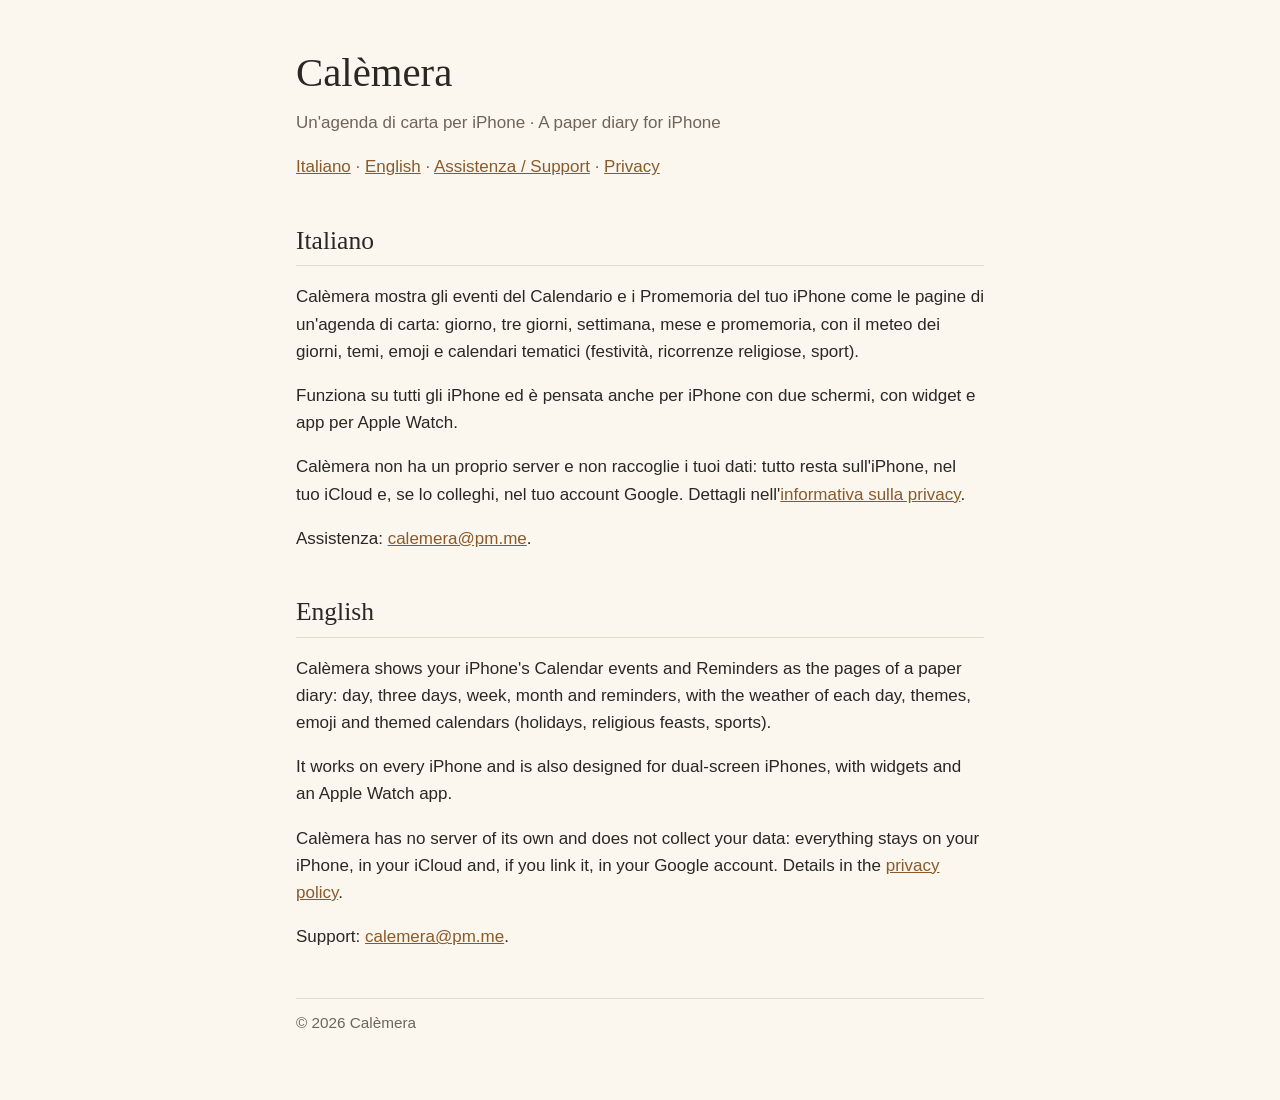
<file: index.html>
<!doctype html>
<html lang="it">
<head>
<meta charset="utf-8">
<meta name="viewport" content="width=device-width, initial-scale=1">
<title>Calèmera</title>
<meta name="description" content="Calèmera, un'agenda di carta per iPhone. A paper diary for iPhone.">
<link rel="stylesheet" href="style.css">
</head>
<body>
<main>
<h1>Calèmera</h1>
<p class="sub">Un'agenda di carta per iPhone · A paper diary for iPhone</p>
<nav><a href="#it">Italiano</a> · <a href="#en">English</a> · <a href="support.html">Assistenza / Support</a> · <a href="privacy.html">Privacy</a></nav>

<section id="it" lang="it">
<h2>Italiano</h2>
<p>Calèmera mostra gli eventi del Calendario e i Promemoria del tuo iPhone come le pagine di un'agenda di carta: giorno, tre giorni, settimana, mese e promemoria, con il meteo dei giorni, temi, emoji e calendari tematici (festività, ricorrenze religiose, sport).</p>
<p>Funziona su tutti gli iPhone ed è pensata anche per iPhone con due schermi, con widget e app per Apple Watch.</p>
<p>Calèmera non ha un proprio server e non raccoglie i tuoi dati: tutto resta sull'iPhone, nel tuo iCloud e, se lo colleghi, nel tuo account Google. Dettagli nell'<a href="privacy.html#it">informativa sulla privacy</a>.</p>
<p>Assistenza: <a href="mailto:calemera@pm.me">calemera@pm.me</a>.</p>
</section>

<section id="en" lang="en">
<h2>English</h2>
<p>Calèmera shows your iPhone's Calendar events and Reminders as the pages of a paper diary: day, three days, week, month and reminders, with the weather of each day, themes, emoji and themed calendars (holidays, religious feasts, sports).</p>
<p>It works on every iPhone and is also designed for dual-screen iPhones, with widgets and an Apple Watch app.</p>
<p>Calèmera has no server of its own and does not collect your data: everything stays on your iPhone, in your iCloud and, if you link it, in your Google account. Details in the <a href="privacy.html#en">privacy policy</a>.</p>
<p>Support: <a href="mailto:calemera@pm.me">calemera@pm.me</a>.</p>
</section>

<footer>© 2026 Calèmera</footer>
</main>
</body>
</html>
</file>
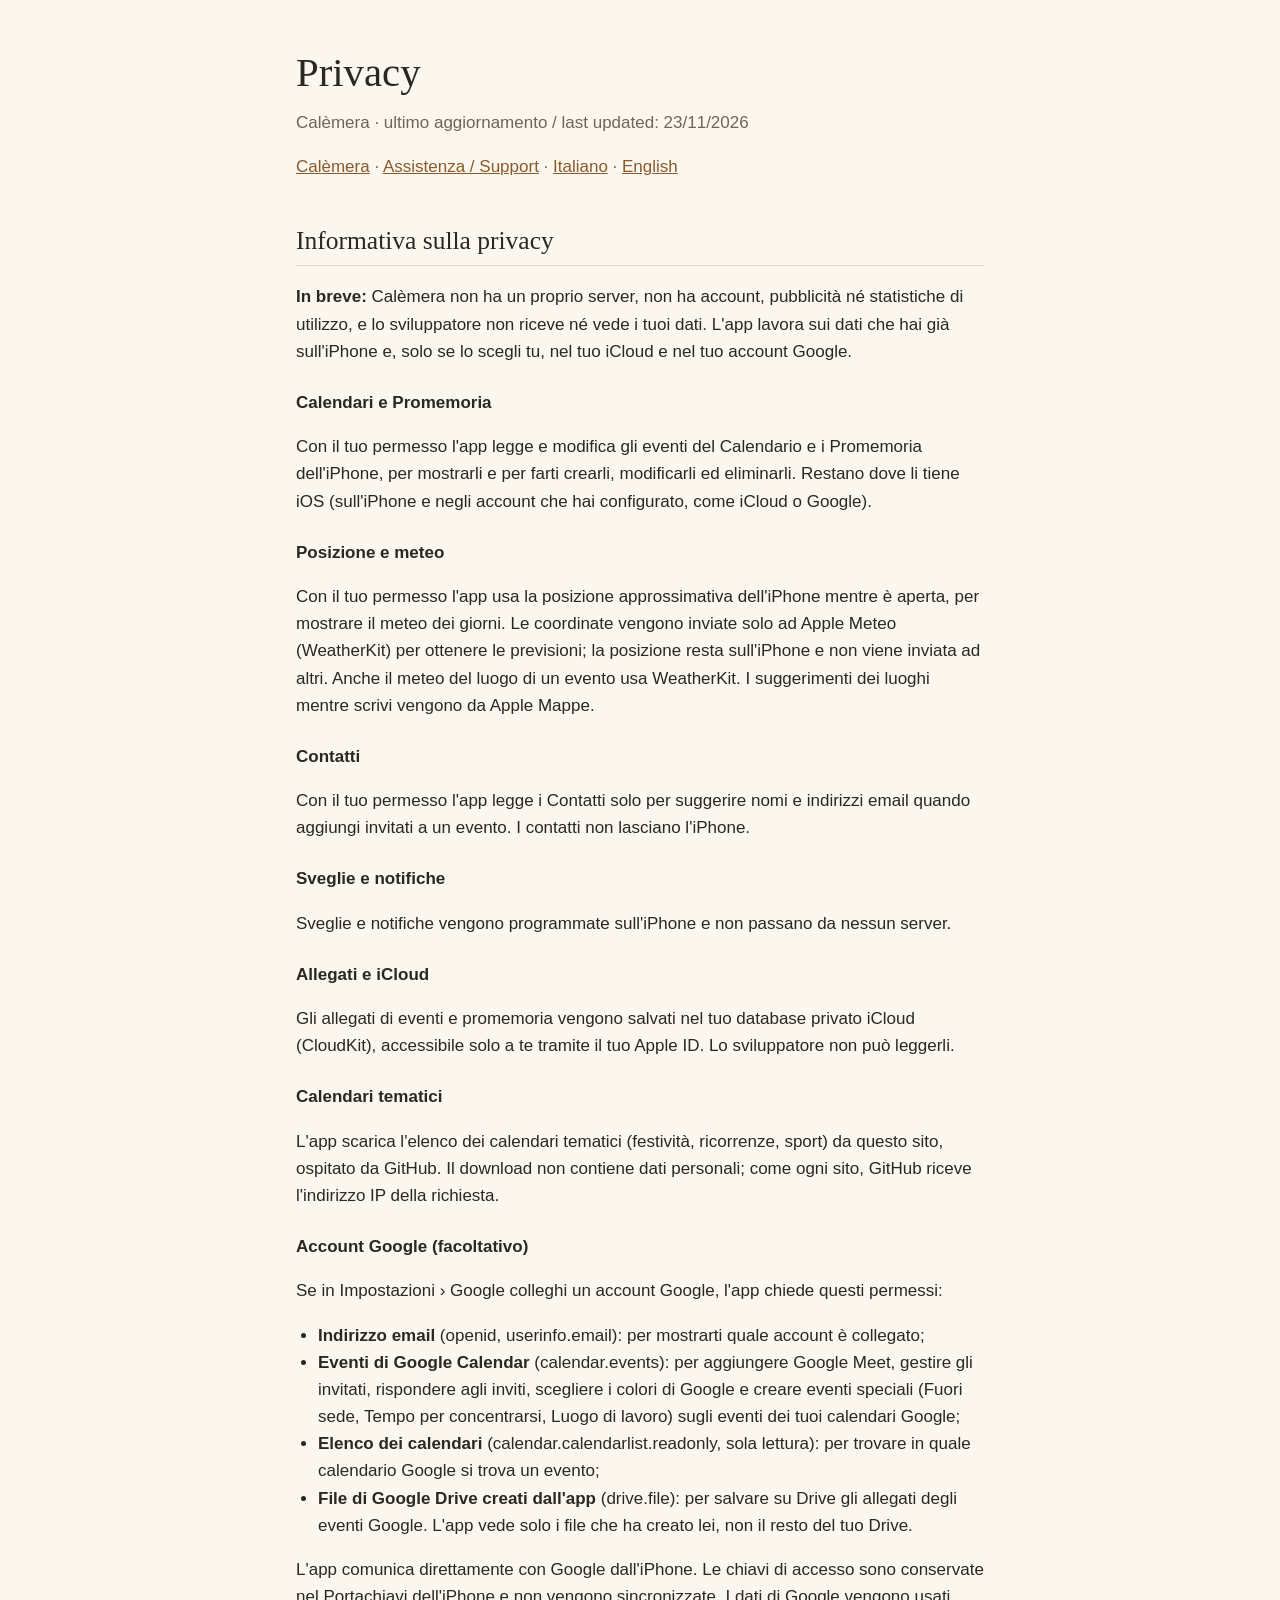
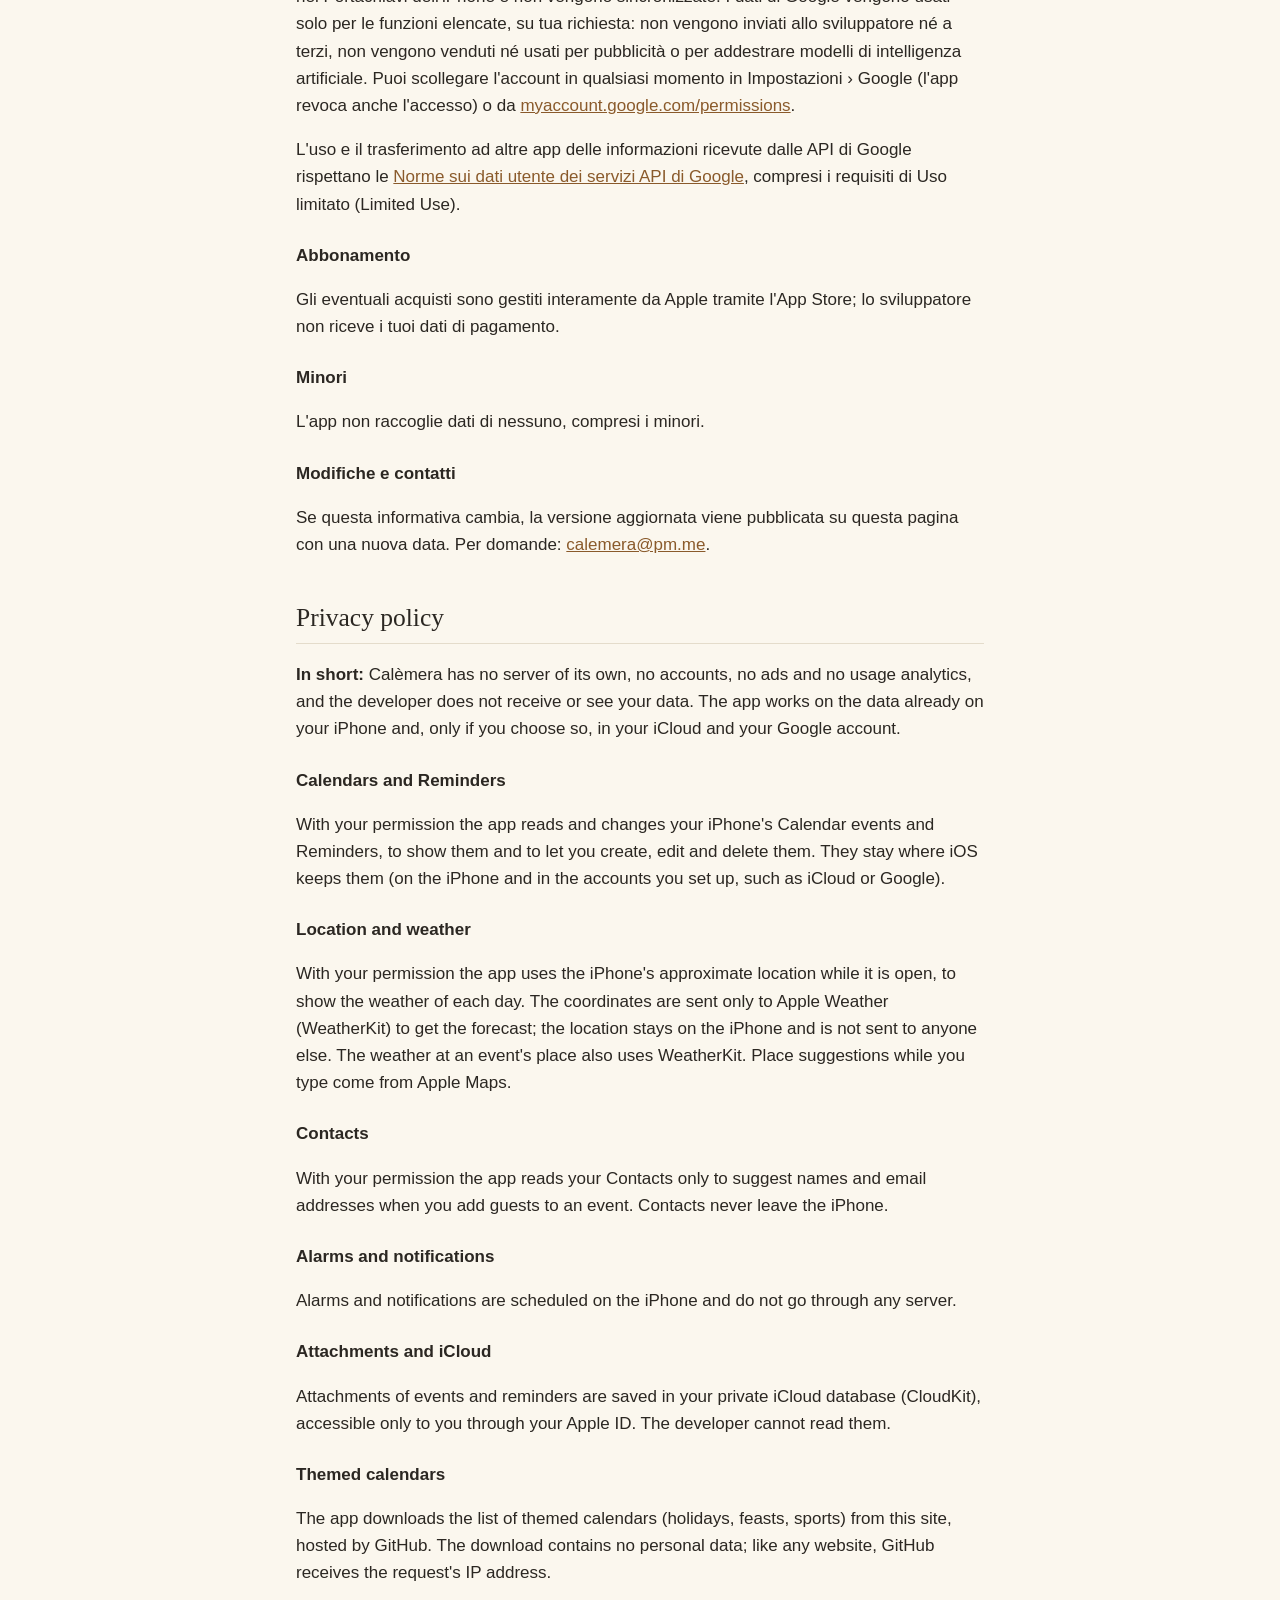
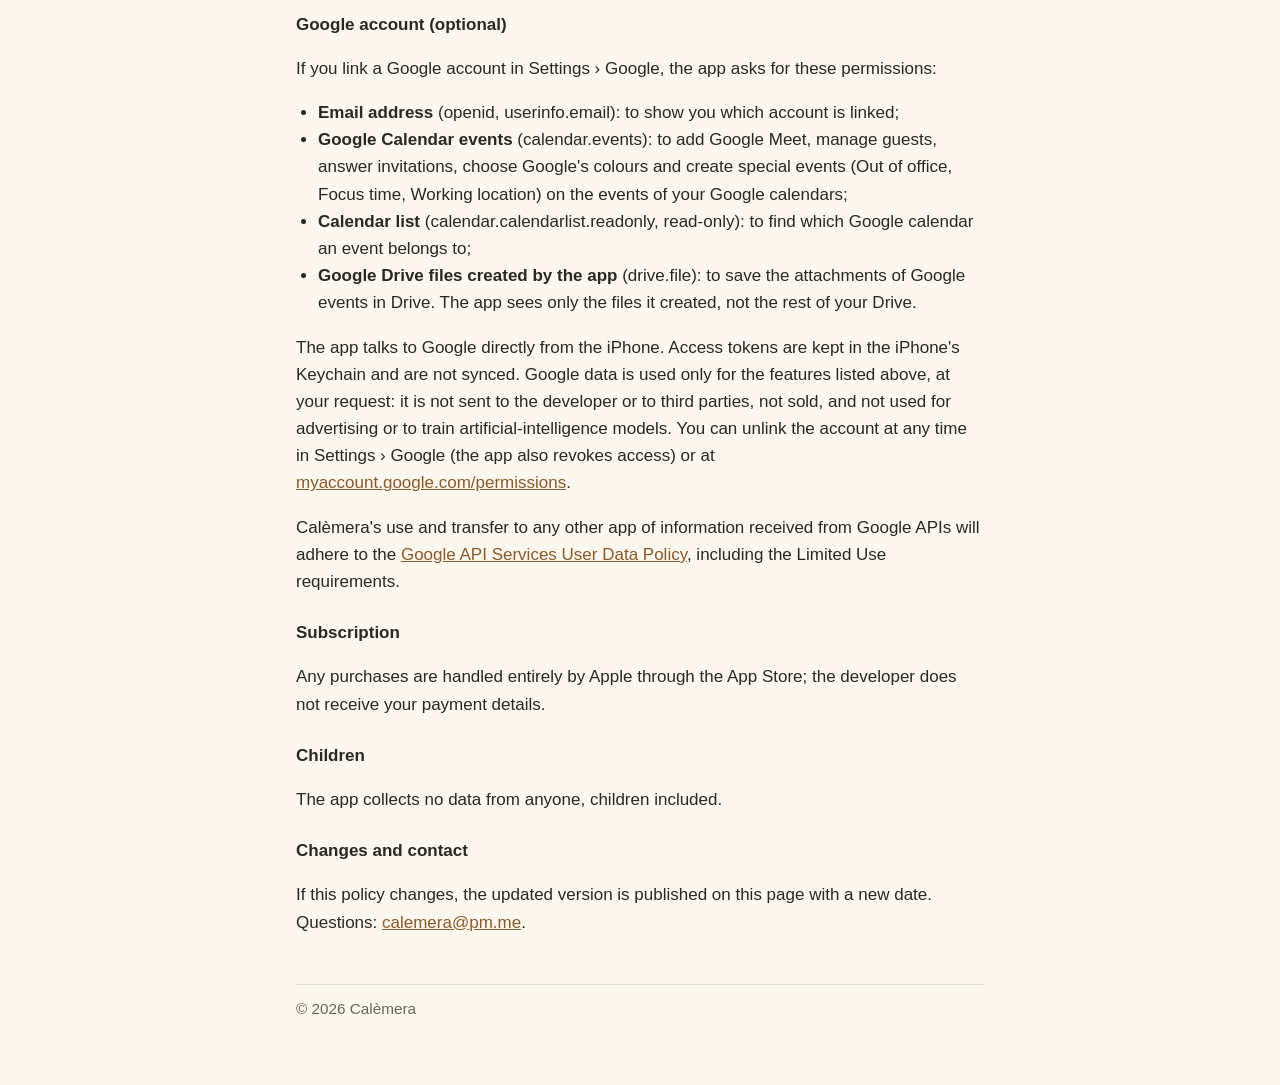
<file: privacy.html>
<!doctype html>
<html lang="it">
<head>
<meta charset="utf-8">
<meta name="viewport" content="width=device-width, initial-scale=1">
<title>Calèmera · Privacy</title>
<meta name="description" content="Informativa sulla privacy di Calèmera. Calèmera privacy policy.">
<link rel="stylesheet" href="style.css">
</head>
<body>
<main>
<h1>Privacy</h1>
<p class="sub">Calèmera · ultimo aggiornamento / last updated: 23/11/2026</p>
<nav><a href="index.html">Calèmera</a> · <a href="support.html">Assistenza / Support</a> · <a href="#it">Italiano</a> · <a href="#en">English</a></nav>

<section id="it" lang="it">
<h2>Informativa sulla privacy</h2>
<p><strong>In breve:</strong> Calèmera non ha un proprio server, non ha account, pubblicità né statistiche di utilizzo, e lo sviluppatore non riceve né vede i tuoi dati. L'app lavora sui dati che hai già sull'iPhone e, solo se lo scegli tu, nel tuo iCloud e nel tuo account Google.</p>

<h3>Calendari e Promemoria</h3>
<p>Con il tuo permesso l'app legge e modifica gli eventi del Calendario e i Promemoria dell'iPhone, per mostrarli e per farti crearli, modificarli ed eliminarli. Restano dove li tiene iOS (sull'iPhone e negli account che hai configurato, come iCloud o Google).</p>

<h3>Posizione e meteo</h3>
<p>Con il tuo permesso l'app usa la posizione approssimativa dell'iPhone mentre è aperta, per mostrare il meteo dei giorni. Le coordinate vengono inviate solo ad Apple Meteo (WeatherKit) per ottenere le previsioni; la posizione resta sull'iPhone e non viene inviata ad altri. Anche il meteo del luogo di un evento usa WeatherKit. I suggerimenti dei luoghi mentre scrivi vengono da Apple Mappe.</p>

<h3>Contatti</h3>
<p>Con il tuo permesso l'app legge i Contatti solo per suggerire nomi e indirizzi email quando aggiungi invitati a un evento. I contatti non lasciano l'iPhone.</p>

<h3>Sveglie e notifiche</h3>
<p>Sveglie e notifiche vengono programmate sull'iPhone e non passano da nessun server.</p>

<h3>Allegati e iCloud</h3>
<p>Gli allegati di eventi e promemoria vengono salvati nel tuo database privato iCloud (CloudKit), accessibile solo a te tramite il tuo Apple ID. Lo sviluppatore non può leggerli.</p>

<h3>Calendari tematici</h3>
<p>L'app scarica l'elenco dei calendari tematici (festività, ricorrenze, sport) da questo sito, ospitato da GitHub. Il download non contiene dati personali; come ogni sito, GitHub riceve l'indirizzo IP della richiesta.</p>

<h3>Account Google (facoltativo)</h3>
<p>Se in Impostazioni › Google colleghi un account Google, l'app chiede questi permessi:</p>
<ul>
<li><strong>Indirizzo email</strong> (openid, userinfo.email): per mostrarti quale account è collegato;</li>
<li><strong>Eventi di Google Calendar</strong> (calendar.events): per aggiungere Google Meet, gestire gli invitati, rispondere agli inviti, scegliere i colori di Google e creare eventi speciali (Fuori sede, Tempo per concentrarsi, Luogo di lavoro) sugli eventi dei tuoi calendari Google;</li>
<li><strong>Elenco dei calendari</strong> (calendar.calendarlist.readonly, sola lettura): per trovare in quale calendario Google si trova un evento;</li>
<li><strong>File di Google Drive creati dall'app</strong> (drive.file): per salvare su Drive gli allegati degli eventi Google. L'app vede solo i file che ha creato lei, non il resto del tuo Drive.</li>
</ul>
<p>L'app comunica direttamente con Google dall'iPhone. Le chiavi di accesso sono conservate nel Portachiavi dell'iPhone e non vengono sincronizzate. I dati di Google vengono usati solo per le funzioni elencate, su tua richiesta: non vengono inviati allo sviluppatore né a terzi, non vengono venduti né usati per pubblicità o per addestrare modelli di intelligenza artificiale. Puoi scollegare l'account in qualsiasi momento in Impostazioni › Google (l'app revoca anche l'accesso) o da <a href="https://myaccount.google.com/permissions">myaccount.google.com/permissions</a>.</p>
<p>L'uso e il trasferimento ad altre app delle informazioni ricevute dalle API di Google rispettano le <a href="https://developers.google.com/terms/api-services-user-data-policy">Norme sui dati utente dei servizi API di Google</a>, compresi i requisiti di Uso limitato (Limited Use).</p>

<h3>Abbonamento</h3>
<p>Gli eventuali acquisti sono gestiti interamente da Apple tramite l'App Store; lo sviluppatore non riceve i tuoi dati di pagamento.</p>

<h3>Minori</h3>
<p>L'app non raccoglie dati di nessuno, compresi i minori.</p>

<h3>Modifiche e contatti</h3>
<p>Se questa informativa cambia, la versione aggiornata viene pubblicata su questa pagina con una nuova data. Per domande: <a href="mailto:calemera@pm.me">calemera@pm.me</a>.</p>
</section>

<section id="en" lang="en">
<h2>Privacy policy</h2>
<p><strong>In short:</strong> Calèmera has no server of its own, no accounts, no ads and no usage analytics, and the developer does not receive or see your data. The app works on the data already on your iPhone and, only if you choose so, in your iCloud and your Google account.</p>

<h3>Calendars and Reminders</h3>
<p>With your permission the app reads and changes your iPhone's Calendar events and Reminders, to show them and to let you create, edit and delete them. They stay where iOS keeps them (on the iPhone and in the accounts you set up, such as iCloud or Google).</p>

<h3>Location and weather</h3>
<p>With your permission the app uses the iPhone's approximate location while it is open, to show the weather of each day. The coordinates are sent only to Apple Weather (WeatherKit) to get the forecast; the location stays on the iPhone and is not sent to anyone else. The weather at an event's place also uses WeatherKit. Place suggestions while you type come from Apple Maps.</p>

<h3>Contacts</h3>
<p>With your permission the app reads your Contacts only to suggest names and email addresses when you add guests to an event. Contacts never leave the iPhone.</p>

<h3>Alarms and notifications</h3>
<p>Alarms and notifications are scheduled on the iPhone and do not go through any server.</p>

<h3>Attachments and iCloud</h3>
<p>Attachments of events and reminders are saved in your private iCloud database (CloudKit), accessible only to you through your Apple ID. The developer cannot read them.</p>

<h3>Themed calendars</h3>
<p>The app downloads the list of themed calendars (holidays, feasts, sports) from this site, hosted by GitHub. The download contains no personal data; like any website, GitHub receives the request's IP address.</p>

<h3>Google account (optional)</h3>
<p>If you link a Google account in Settings › Google, the app asks for these permissions:</p>
<ul>
<li><strong>Email address</strong> (openid, userinfo.email): to show you which account is linked;</li>
<li><strong>Google Calendar events</strong> (calendar.events): to add Google Meet, manage guests, answer invitations, choose Google's colours and create special events (Out of office, Focus time, Working location) on the events of your Google calendars;</li>
<li><strong>Calendar list</strong> (calendar.calendarlist.readonly, read-only): to find which Google calendar an event belongs to;</li>
<li><strong>Google Drive files created by the app</strong> (drive.file): to save the attachments of Google events in Drive. The app sees only the files it created, not the rest of your Drive.</li>
</ul>
<p>The app talks to Google directly from the iPhone. Access tokens are kept in the iPhone's Keychain and are not synced. Google data is used only for the features listed above, at your request: it is not sent to the developer or to third parties, not sold, and not used for advertising or to train artificial-intelligence models. You can unlink the account at any time in Settings › Google (the app also revokes access) or at <a href="https://myaccount.google.com/permissions">myaccount.google.com/permissions</a>.</p>
<p>Calèmera's use and transfer to any other app of information received from Google APIs will adhere to the <a href="https://developers.google.com/terms/api-services-user-data-policy">Google API Services User Data Policy</a>, including the Limited Use requirements.</p>

<h3>Subscription</h3>
<p>Any purchases are handled entirely by Apple through the App Store; the developer does not receive your payment details.</p>

<h3>Children</h3>
<p>The app collects no data from anyone, children included.</p>

<h3>Changes and contact</h3>
<p>If this policy changes, the updated version is published on this page with a new date. Questions: <a href="mailto:calemera@pm.me">calemera@pm.me</a>.</p>
</section>

<footer>© 2026 Calèmera</footer>
</main>
</body>
</html>
</file>
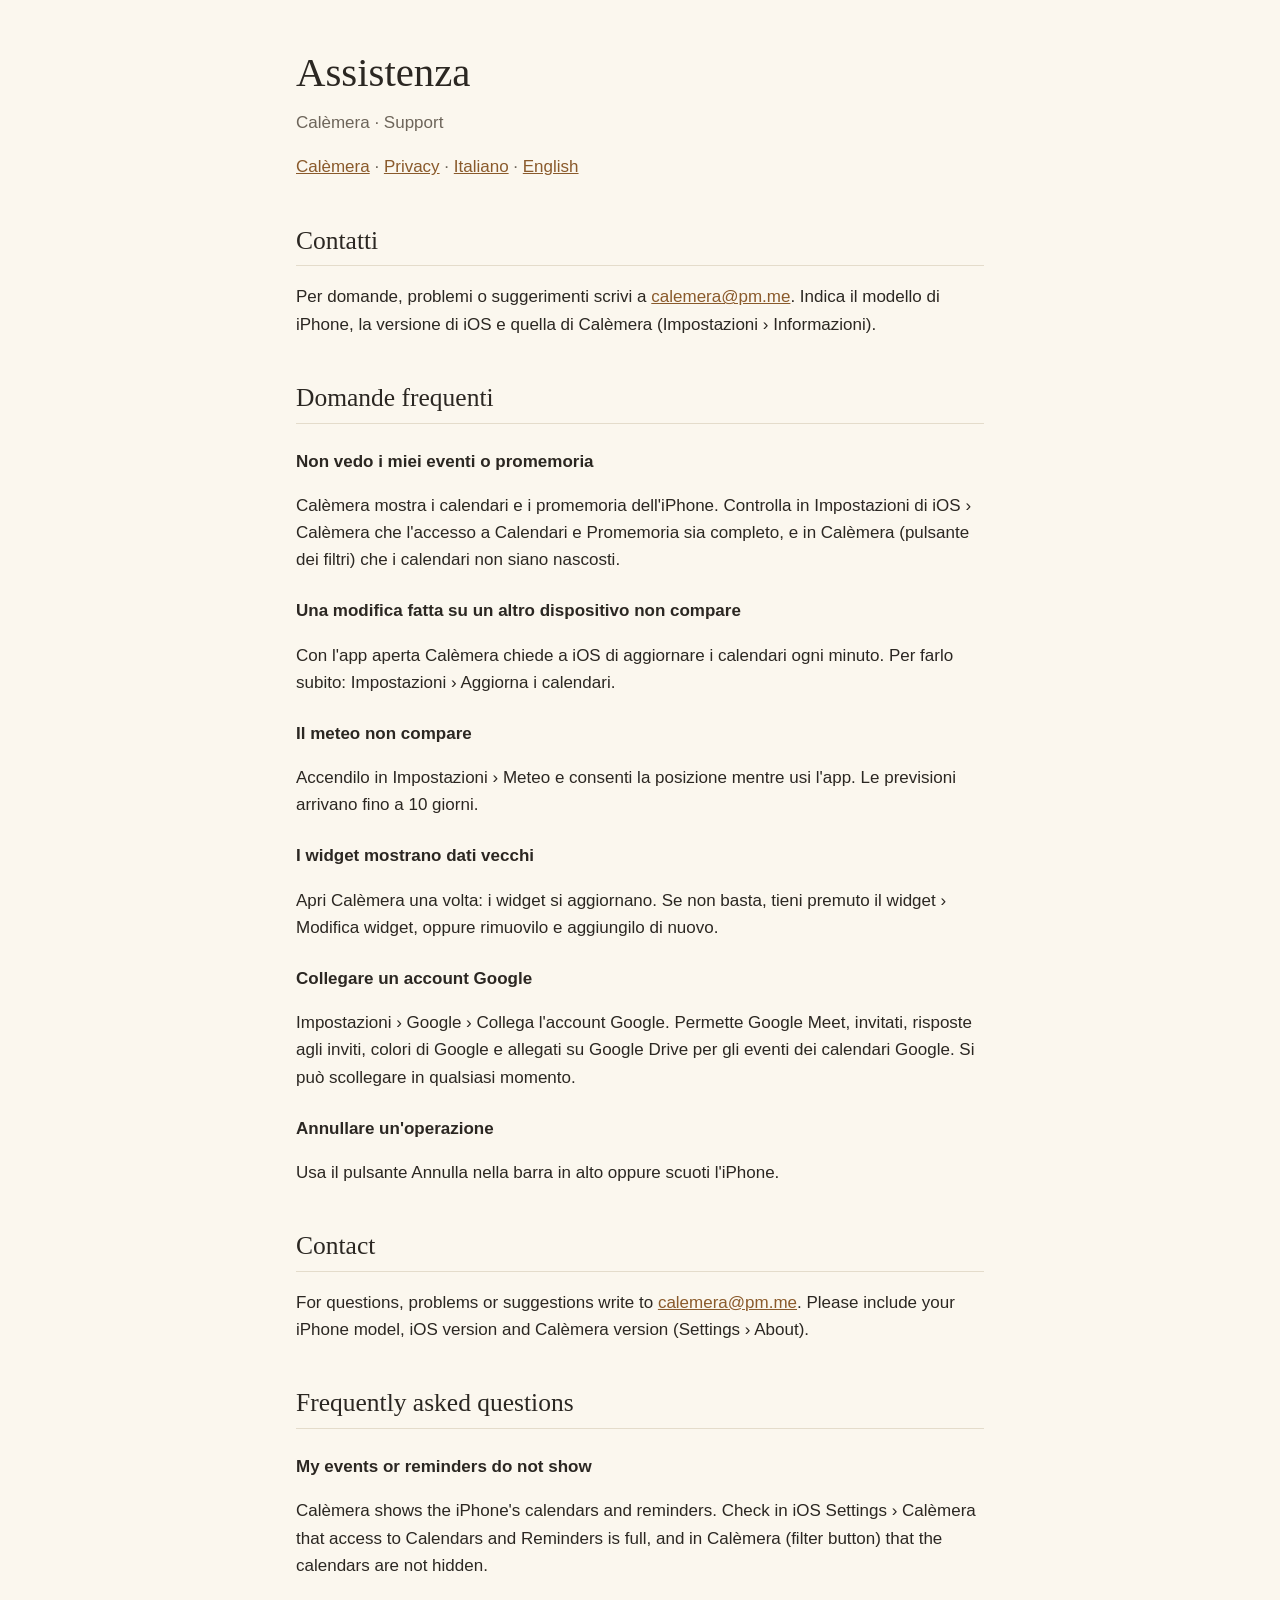
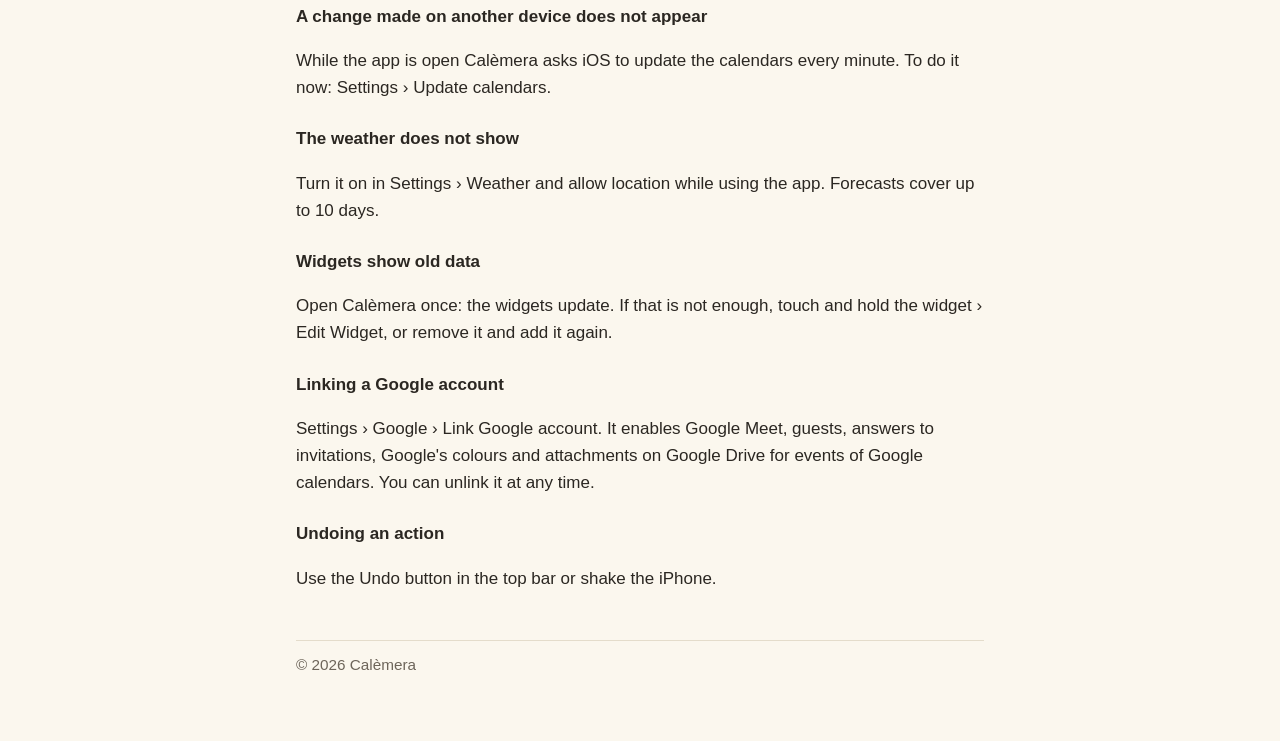
<file: support.html>
<!doctype html>
<html lang="it">
<head>
<meta charset="utf-8">
<meta name="viewport" content="width=device-width, initial-scale=1">
<title>Calèmera · Assistenza</title>
<meta name="description" content="Assistenza per Calèmera. Calèmera support.">
<link rel="stylesheet" href="style.css">
</head>
<body>
<main>
<h1>Assistenza</h1>
<p class="sub">Calèmera · Support</p>
<nav><a href="index.html">Calèmera</a> · <a href="privacy.html">Privacy</a> · <a href="#it">Italiano</a> · <a href="#en">English</a></nav>

<section id="it" lang="it">
<h2>Contatti</h2>
<p>Per domande, problemi o suggerimenti scrivi a <a href="mailto:calemera@pm.me">calemera@pm.me</a>. Indica il modello di iPhone, la versione di iOS e quella di Calèmera (Impostazioni › Informazioni).</p>

<h2>Domande frequenti</h2>
<h3>Non vedo i miei eventi o promemoria</h3>
<p>Calèmera mostra i calendari e i promemoria dell'iPhone. Controlla in Impostazioni di iOS › Calèmera che l'accesso a Calendari e Promemoria sia completo, e in Calèmera (pulsante dei filtri) che i calendari non siano nascosti.</p>
<h3>Una modifica fatta su un altro dispositivo non compare</h3>
<p>Con l'app aperta Calèmera chiede a iOS di aggiornare i calendari ogni minuto. Per farlo subito: Impostazioni › Aggiorna i calendari.</p>
<h3>Il meteo non compare</h3>
<p>Accendilo in Impostazioni › Meteo e consenti la posizione mentre usi l'app. Le previsioni arrivano fino a 10 giorni.</p>
<h3>I widget mostrano dati vecchi</h3>
<p>Apri Calèmera una volta: i widget si aggiornano. Se non basta, tieni premuto il widget › Modifica widget, oppure rimuovilo e aggiungilo di nuovo.</p>
<h3>Collegare un account Google</h3>
<p>Impostazioni › Google › Collega l'account Google. Permette Google Meet, invitati, risposte agli inviti, colori di Google e allegati su Google Drive per gli eventi dei calendari Google. Si può scollegare in qualsiasi momento.</p>
<h3>Annullare un'operazione</h3>
<p>Usa il pulsante Annulla nella barra in alto oppure scuoti l'iPhone.</p>
</section>

<section id="en" lang="en">
<h2>Contact</h2>
<p>For questions, problems or suggestions write to <a href="mailto:calemera@pm.me">calemera@pm.me</a>. Please include your iPhone model, iOS version and Calèmera version (Settings › About).</p>

<h2>Frequently asked questions</h2>
<h3>My events or reminders do not show</h3>
<p>Calèmera shows the iPhone's calendars and reminders. Check in iOS Settings › Calèmera that access to Calendars and Reminders is full, and in Calèmera (filter button) that the calendars are not hidden.</p>
<h3>A change made on another device does not appear</h3>
<p>While the app is open Calèmera asks iOS to update the calendars every minute. To do it now: Settings › Update calendars.</p>
<h3>The weather does not show</h3>
<p>Turn it on in Settings › Weather and allow location while using the app. Forecasts cover up to 10 days.</p>
<h3>Widgets show old data</h3>
<p>Open Calèmera once: the widgets update. If that is not enough, touch and hold the widget › Edit Widget, or remove it and add it again.</p>
<h3>Linking a Google account</h3>
<p>Settings › Google › Link Google account. It enables Google Meet, guests, answers to invitations, Google's colours and attachments on Google Drive for events of Google calendars. You can unlink it at any time.</p>
<h3>Undoing an action</h3>
<p>Use the Undo button in the top bar or shake the iPhone.</p>
</section>

<footer>© 2026 Calèmera</footer>
</main>
</body>
</html>
</file>
<file: style.css>
:root { --paper:#fbf7ee; --ink:#2b2722; --muted:#6d655a; --rule:#e4dccb; --accent:#8a5a2b; }
@media (prefers-color-scheme: dark) { :root { --paper:#1f1d1a; --ink:#ece6da; --muted:#a89f90; --rule:#3a3631; --accent:#d9a46a; } }
* { box-sizing:border-box; }
body { margin:0; background:var(--paper); color:var(--ink); font:17px/1.6 -apple-system, "Helvetica Neue", Helvetica, Arial, sans-serif; }
main { max-width:720px; margin:0 auto; padding:40px 16px 64px; }
h1 { font-family:Georgia, "Times New Roman", serif; font-weight:normal; font-size:2.4em; margin:0 0 4px; }
h2 { font-family:Georgia, "Times New Roman", serif; font-weight:normal; font-size:1.5em; margin:40px 0 8px; border-bottom:1px solid var(--rule); padding-bottom:4px; }
h3 { font-size:1em; margin:24px 0 4px; }
p.sub { color:var(--muted); margin-top:0; }
a { color:var(--accent); }
nav { margin:16px 0 24px; color:var(--muted); }
ul { padding-inline-start:22px; }
footer { margin-top:48px; color:var(--muted); font-size:.9em; border-top:1px solid var(--rule); padding-top:12px; }
</file>
